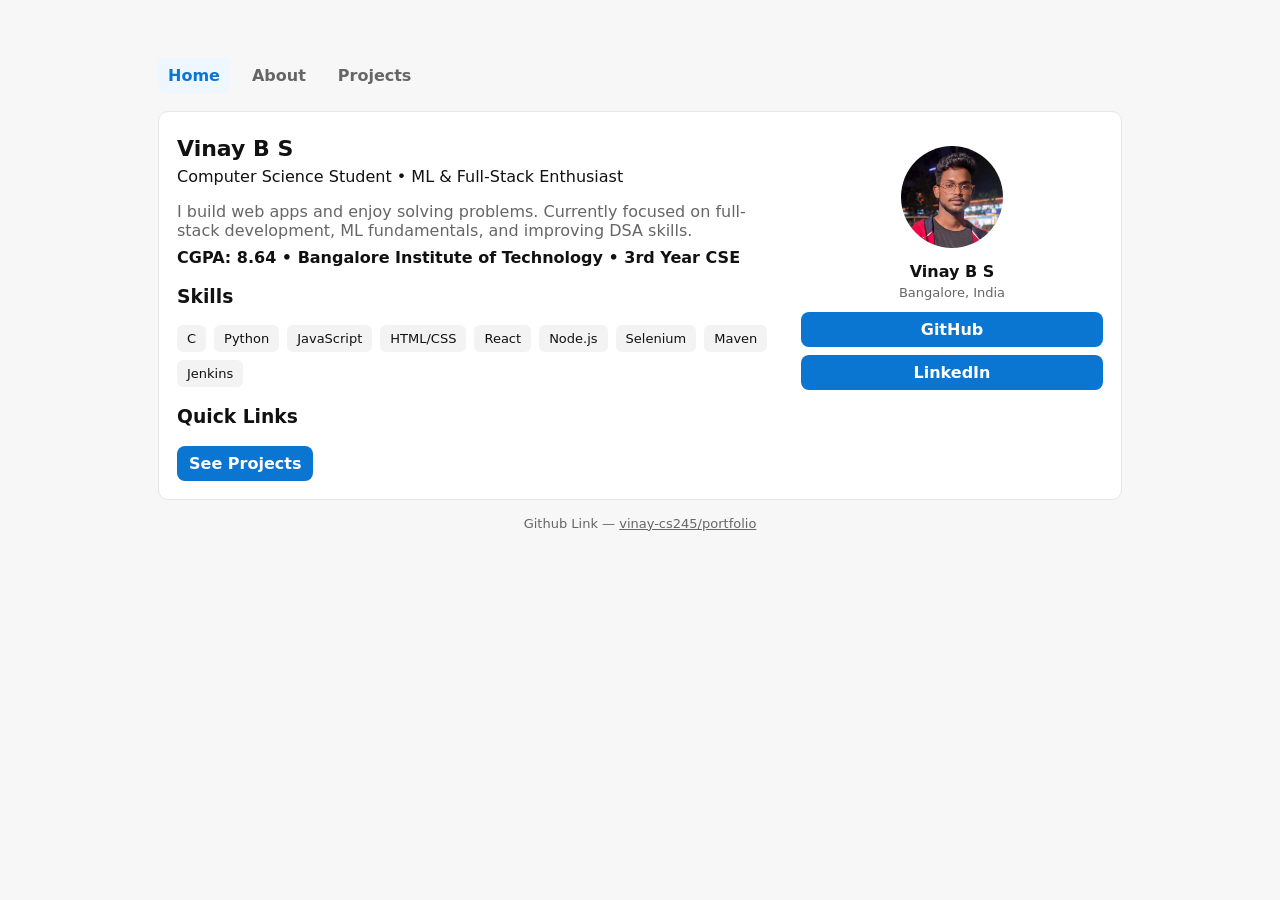
<file: index.html>
<!doctype html>
<html lang="en">
<head>
  <meta charset="utf-8" />
  <meta name="viewport" content="width=device-width,initial-scale=1" />
  <title>Home — Vinay B S</title>
  <link rel="stylesheet" href="styles.css">
</head>
<body>
  <div class="container">
    <nav class="nav">
      <a href="index.html" class="active">Home</a>
      <a href="about.html">About</a>
      <a href="projects.html">Projects</a>
    </nav>

    <article class="card">
      <section class="main">
        <h1>Vinay B S</h1>
        <div class="lead">Computer Science Student • ML & Full-Stack Enthusiast</div>

        <div class="section">    
          <p class="lead">I build web apps and enjoy solving problems. Currently focused on full-stack development, ML fundamentals, and improving DSA skills.</p>
          <p style="margin-top:8px;font-weight:bold;"> CGPA: 8.64 • Bangalore Institute of Technology • 3rd Year CSE</p>
        </div>

        <div class="section">
          <h3>Skills</h3>
          <div class="skills">
            <span class="skill">C</span>
            <span class="skill">Python</span>
            <span class="skill">JavaScript</span>
            <span class="skill">HTML/CSS</span>
            <span class="skill">React</span>
            <span class="skill">Node.js</span>
            <span class="skill">Selenium</span>
            <span class="skill">Maven</span>
            <span class="skill">Jenkins</span>
          </div>
        </div>

        <div class="section">
          <h3>Quick Links</h3>
          <a class="btn" href="projects.html">See Projects</a>
        </div>
      </section>

      <aside class="side">
        <div class="avatar">
          <img src="./assets/me.jpg" alt="Profile Photo">
        </div>

        <div style="margin-top:10px;font-weight:700">Vinay B S</div>
        <div style="color:var(--muted);font-size:13px;margin-top:4px">Bangalore, India</div>
            
        <div style="margin-top:12px;display:flex;flex-direction:column;gap:8px;">
          <a class="btn" href="https://github.com/vinay-cs245" target="_blank">GitHub</a>
          <a class="btn" href="linkedin.com/in/vinay-b-s-bb8050293" target="_blank">LinkedIn</a>
        </div>
        
      </aside>
    </article>

    <footer>
      Github Link — <a href="https://github.com/vinay-cs245/portfolio" target="_blank" style="color:inherit">vinay-cs245/portfolio</a>
    </footer>
  </div>
</body>
</html>
</file>
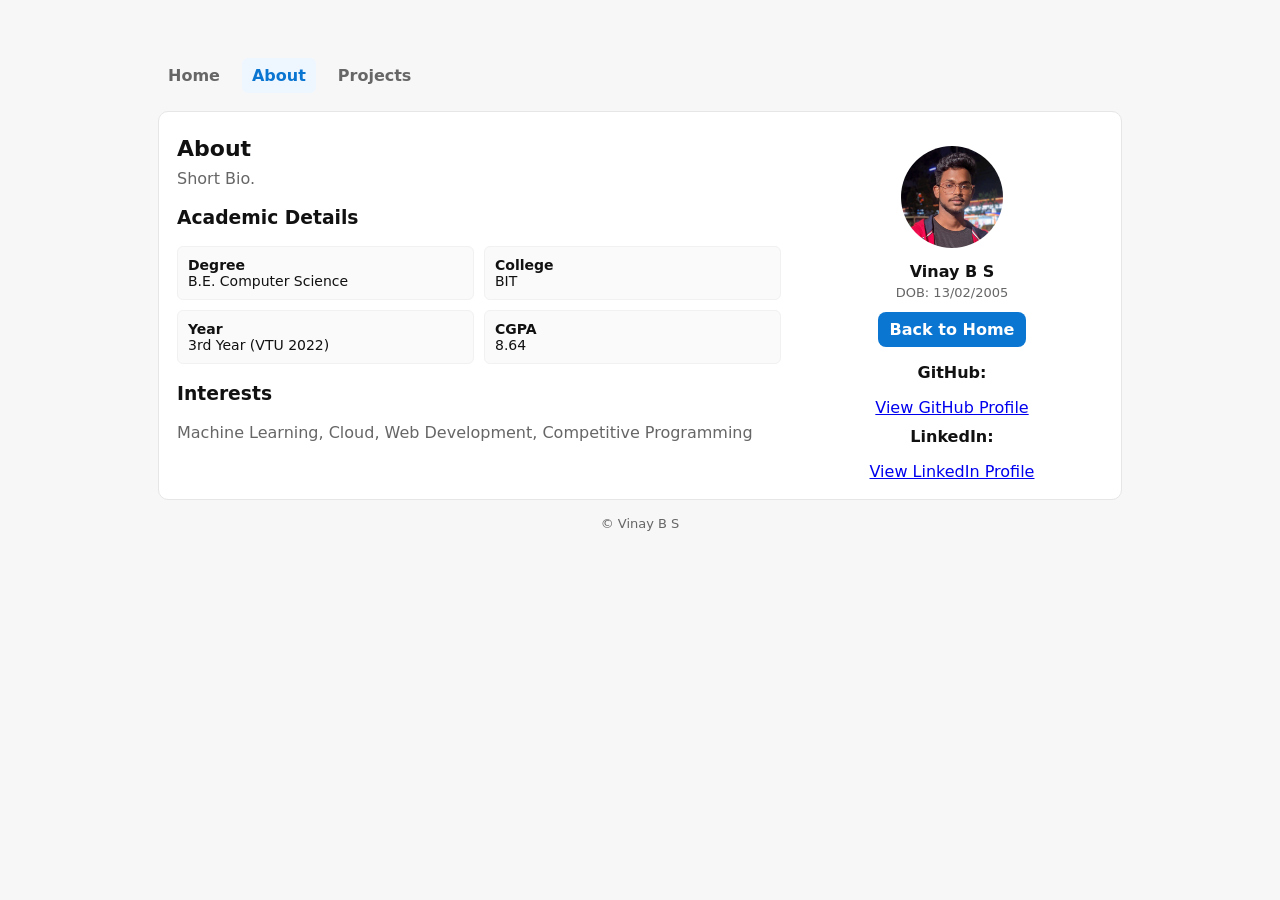
<file: about.html>
<!doctype html>
<html lang="en">
<head>
  <meta charset="utf-8" />
  <meta name="viewport" content="width=device-width,initial-scale=1" />
  <title>About — Vinay B S</title>
  <link rel="stylesheet" href="styles.css">
</head>
<body>
  <div class="container">
    <nav class="nav">
      <a href="index.html">Home</a>
      <a href="about.html" class="active">About</a>
      <a href="projects.html">Projects</a>
    </nav>

    <article class="card">
      <section class="main">
        <h1>About</h1>
        <p class="lead">Short Bio.</p>

        <div class="section">
          <h3>Academic Details</h3>
          <div class="info-grid">
            <div class="info-card"><strong>Degree</strong><div>B.E. Computer Science</div></div>
            <div class="info-card"><strong>College</strong><div>BIT</div></div>
            <div class="info-card"><strong>Year</strong><div>3rd Year (VTU 2022)</div></div>
            <div class="info-card"><strong>CGPA</strong><div>8.64</div></div>
          </div>
        </div>

        <div class="section">
          <h3>Interests</h3>
          <p class="lead">Machine Learning, Cloud, Web Development, Competitive Programming</p>
        </div>
      </section>

      <aside class="side">
        <div class="avatar"><img src="./assets/me.jpg" alt="Profile Photo"></div>
        <div style="margin-top:10px;font-weight:700">Vinay B S</div>
        <div style="color:var(--muted);font-size:13px;margin-top:4px">DOB: 13/02/2005</div>
        <div style="margin-top:12px">
          <a class="btn" href="index.html">Back to Home</a>
        </div>
        <!-- Social Links -->
        <div style="margin-top:15px">
          <p><strong>GitHub:</strong></p>
          <a href="https://github.com/vinay-cs245" target="_blank">View GitHub Profile</a>
      
          <p style="margin-top:10px"><strong>LinkedIn:</strong></p>
          <a href="linkedin.com/in/vinay-b-s-bb8050293" target="_blank">View LinkedIn Profile</a>
        </div>
      </aside>
    </article>

    <footer>© Vinay B S</footer>
  </div>
</body>
</html>
</file>
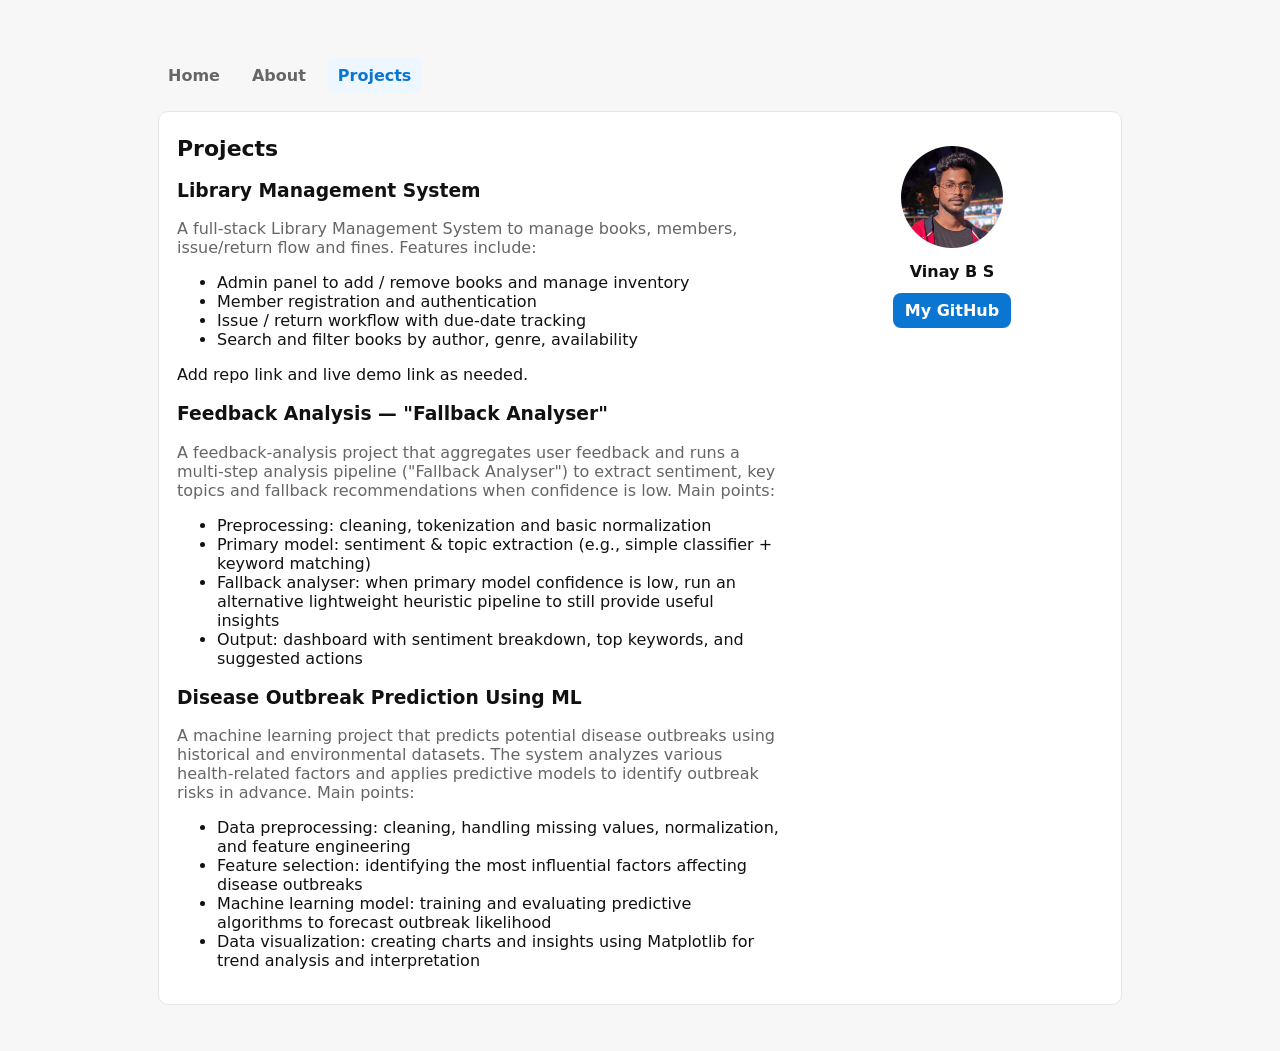
<file: projects.html>
<!doctype html>
<html lang="en">
<head>
  <meta charset="utf-8" />
  <meta name="viewport" content="width=device-width,initial-scale=1" />
  <title>Projects</title>
  <link rel="stylesheet" href="styles.css">
</head>
<body>
  <div class="container">
    <nav class="nav">
      <a href="index.html">Home</a>
      <a href="about.html">About</a>
      <a href="projects.html" class="active">Projects</a>
    </nav>

    <article class="card">
      <section class="main">
        <h1>Projects</h1>

        <div class="section">
          <h3>Library Management System</h3>
          <p class="lead">A full-stack Library Management System to manage books, members, issue/return flow and fines. Features include:
          <ul>
            <li>Admin panel to add / remove books and manage inventory</li>
            <li>Member registration and authentication</li>
            <li>Issue / return workflow with due-date tracking</li>
            <li>Search and filter books by author, genre, availability</li>
          </ul>
          Add repo link and live demo link as needed.</p>
        </div>

        <div class="section">
          <h3>Feedback Analysis — "Fallback Analyser"</h3>
          <p class="lead">A feedback-analysis project that aggregates user feedback and runs a multi-step analysis pipeline ("Fallback Analyser") to extract sentiment, key topics and fallback recommendations when confidence is low. Main points:
          <ul>
            <li>Preprocessing: cleaning, tokenization and basic normalization</li>
            <li>Primary model: sentiment & topic extraction (e.g., simple classifier + keyword matching)</li>
            <li>Fallback analyser: when primary model confidence is low, run an alternative lightweight heuristic pipeline to still provide useful insights</li>
            <li>Output: dashboard with sentiment breakdown, top keywords, and suggested actions</li>
          </ul>
        </div>

        <div class="section">
          <h3>Disease Outbreak Prediction Using ML</h3>
          <p class="lead">
            A machine learning project that predicts potential disease outbreaks using historical and environmental datasets. The system analyzes various health-related factors and applies predictive models to identify outbreak risks in advance. Main points:
            <ul>
              <li>Data preprocessing: cleaning, handling missing values, normalization, and feature engineering</li>
              <li>Feature selection: identifying the most influential factors affecting disease outbreaks</li>
              <li>Machine learning model: training and evaluating predictive algorithms to forecast outbreak likelihood</li>
              <li>Data visualization: creating charts and insights using Matplotlib for trend analysis and interpretation</li>
            </ul>
          </p>
        </div>

      </section>

      <aside class="side">
        <div class="avatar"><img src="./assets/me.jpg" alt="Profile Photo"></div>
        <div style="margin-top:10px;font-weight:700">Vinay B S</div>
        <div style="margin-top:12px"><a class="btn" href="https://github.com/vinay-cs245" target="_blank" rel="noopener">My GitHub</a></div>
      </aside>
    </article>

  </div>
</body>
</html>
</file>
<file: styles.css>
/* styles.css — shared simple styling */
:root{
  --bg:#f7f7f8;
  --card:#ffffff;
  --muted:#666;
  --accent:#0b76d1;
  --border:#e6e6e6;
}
*{box-sizing:border-box}
body{
  margin:0;
  font-family:Inter, system-ui, Arial, sans-serif;
  background:var(--bg);
  color:#111;
  -webkit-font-smoothing:antialiased;
}
.container{
  max-width:1000px;
  margin:28px auto;
  padding:18px;
}
.card{
  background:var(--card);
  border-radius:10px;
  display:flex;
  gap:20px;
  padding:18px;
  border:1px solid var(--border);
  align-items:flex-start;
}
.main{flex:2}
.side{flex:1;text-align:center;padding-top:6px}
.avatar{
  width:110px;height:110px;border-radius:50%;overflow:hidden;margin:6px auto;background:#ddd;border:4px solid #fff;
}
.avatar img{width:100%;height:100%;object-fit:cover;display:block}
.nav{
  display:flex;gap:12px;padding:12px 0 18px 0;align-items:center;
}
.nav a{color:var(--muted);text-decoration:none;font-weight:600;padding:8px 10px;border-radius:6px}
.nav a.active, .nav a:hover{background:#eef6ff;color:var(--accent)}
h1{margin:6px 0;font-size:22px}
p.lead{color:var(--muted);margin:8px 0 0 0}
.section{margin-top:16px}
.info-grid{display:grid;grid-template-columns:repeat(2,1fr);gap:10px}
.info-card{background:#fafafa;padding:10px;border-radius:6px;border:1px solid #f1f1f1;font-size:14px}
.skills{display:flex;flex-wrap:wrap;gap:8px;margin-top:6px}
.skill{background:#f3f3f3;padding:6px 10px;border-radius:6px;font-size:13px}
.btn{display:inline-block;padding:8px 12px;border-radius:8px;background:var(--accent);color:#fff;text-decoration:none;font-weight:700}
.meta-row{display:flex;justify-content:space-between;padding:6px 0;border-bottom:1px solid #f3f3f3;color:var(--muted)}
footer{margin-top:16px;color:var(--muted);font-size:13px;text-align:center}

/* responsive */
@media(max-width:760px){
  .card{flex-direction:column}
  .info-grid{grid-template-columns:1fr}
}
</file>
